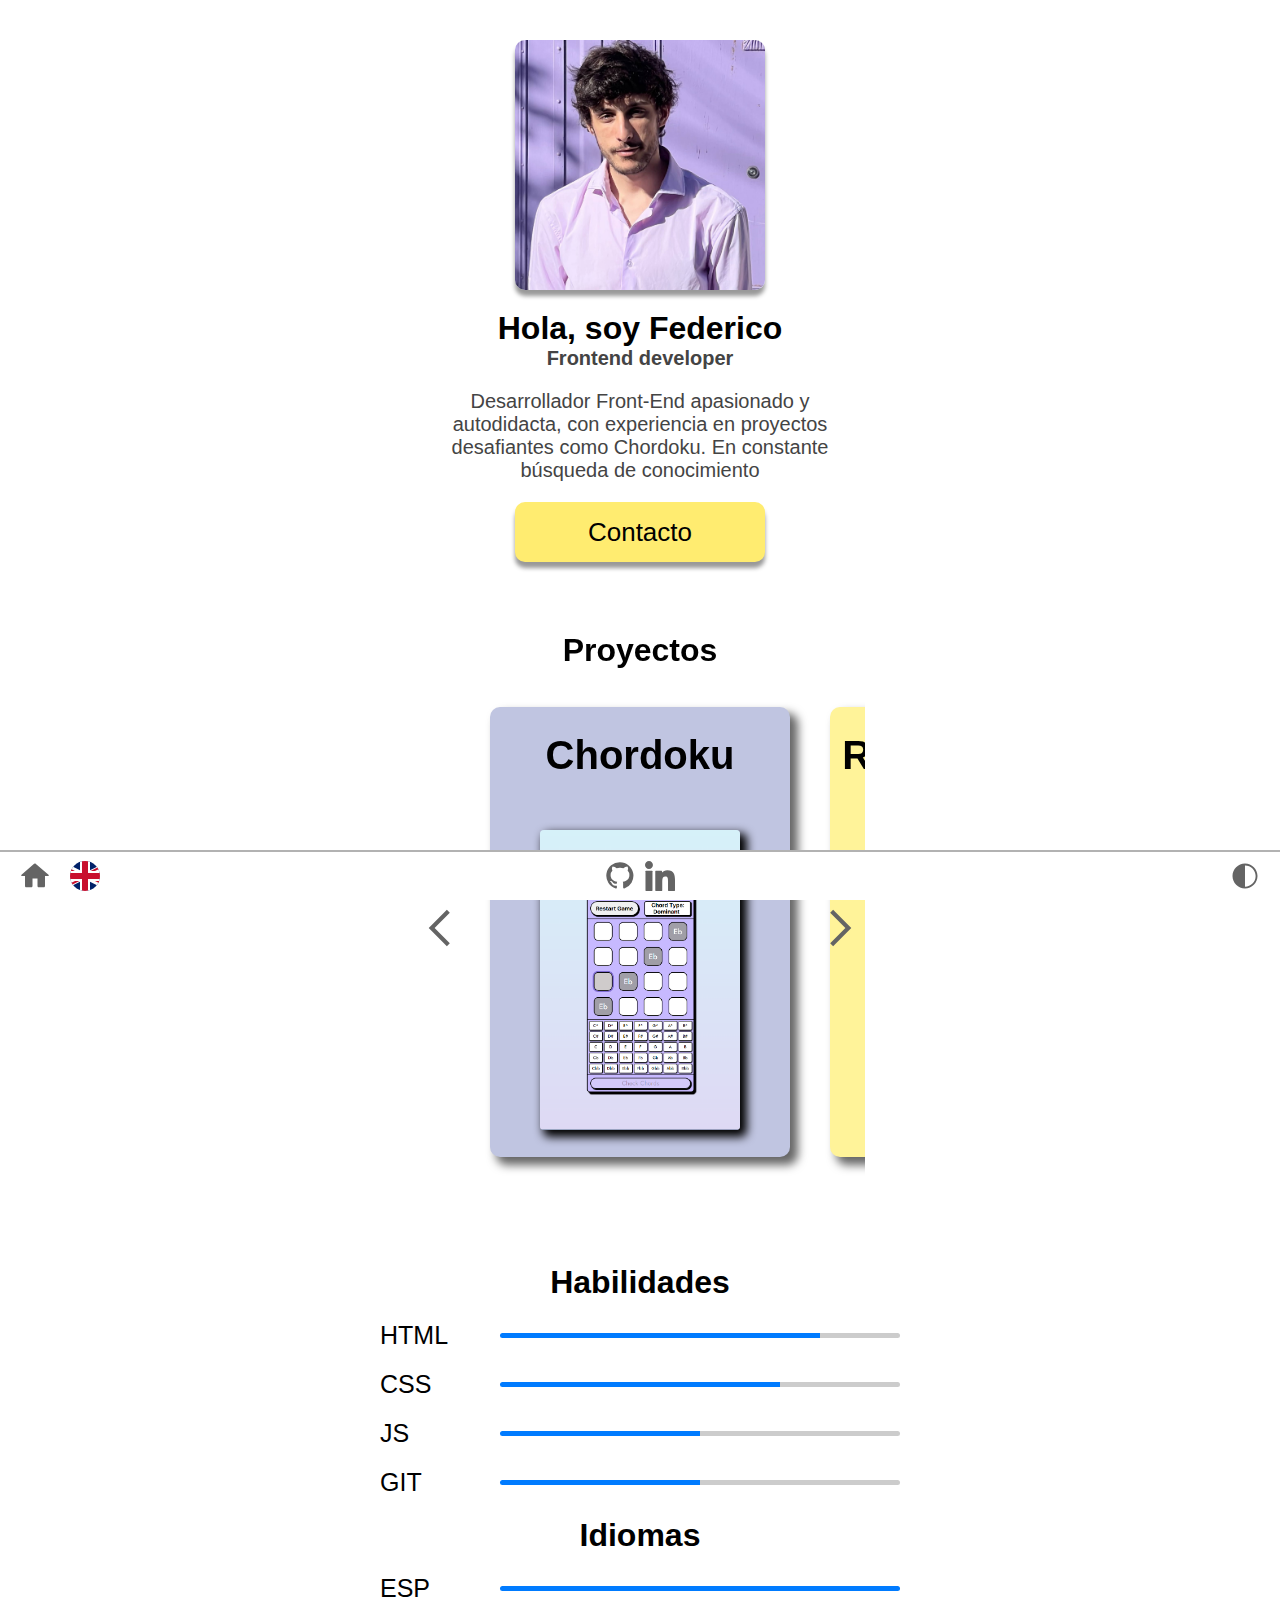
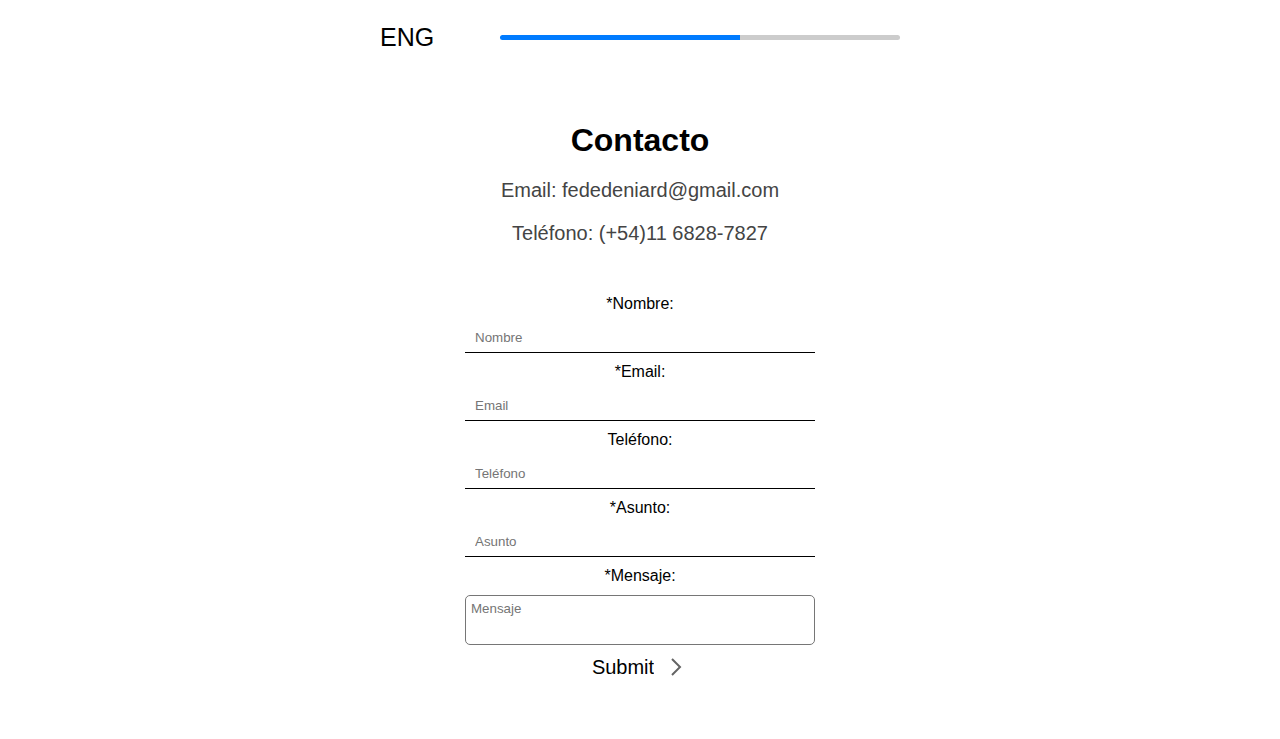
<file: index.html>
<!DOCTYPE html>
<html lang="es">

<head>
    <meta charset="UTF-8">
    <meta name="viewport" content="width=device-width, initial-scale=1.0">
    <title>Federico Deniard</title>
    <link rel="stylesheet" type="text/css" href="styless.css" />
    <link rel="icon" href="./assets/icons/portfolio.svg">
</head>

<body id="body">
    <section class="intro" id="intro">
        <div class="myself">
            <img id="myself-pic" class="pic" src="./assets/me.jpg">
        </div>
        <h1>Hola, soy Federico</h1>
        <h3>Frontend developer</h3>
        <p>Desarrollador Front-End apasionado
            y autodidacta, con experiencia en
            proyectos desafiantes como
            Chordoku. En constante búsqueda de
            conocimiento</p>
        <a class="contact-button button" id="contact-button" href="#contact">Contacto</a>
    </section>
    <section class="projects">
        <h2>Proyectos</h2>
        <div class="cards-container">
            <a class="card Chordoku even" href="https://chord-doku.vercel.app/" target="_blank">
                <h5 class="title cardTitle">Chordoku</h5>
                <img class="image" src="./assets/projects/chordoku.png">
                <p class="text">Chordoku es un videojuego musical que desafía tu destreza armónica. En un tablero de
                    4x4, tu misión es completar el acorde asignado. Sumérgete en esta experiencia única que fusiona la
                    diversión de un juego con la creatividad musical, poniendo a prueba tus habilidades armónicas en
                    cada nivel.
                </p>
            </a>
            <a class="card random-color odd"
                href="https://federicodeniard.github.io/cursojs/pages/random-color/index.html" target="_blank">
                <h5 class="title cardTitle">Random Color</h5>
                <img class="image" src="./assets/projects/randomColor.png">
                <p class="text">Random Color es un proyecto con un botón que genera colores de manera aleatoria
                    al hacer clic. Muestra el color en pantalla de forma inmediata, ofreciendo una experiencia
                    interactiva.</p>
            </a>
            <a class="card fede even" href="https://federicodeniard.github.io/practice-page/pages/index/index.html"
                target="_blank">
                <h5 class="title cardTitle">My page</h5>
                <img class="image" src="./assets/projects/me.jpeg">
                <p class="text">My Page es mi espacio personal en línea, donde comparto videos de mis actuaciones
                    musicales en vivo. Además, tienes acceso exclusivo a las partituras de mis propios arreglos. Explora
                    mi mundo musical a través de interpretaciones en vivo y descubre la música detrás de las partituras.
                </p>
            </a>
            <a class="card select-color odd"
                href="https://federicodeniard.github.io/cursojs/pages/select-color/index.html" target="_blank">
                <h5 class="title cardTitle">RGB selector</h5>
                <img class="image" src="./assets/projects/colorSelector.png">
                <p class="text">RGB Selector es una herramienta interactiva con tres controles deslizantes para los
                    colores Rojo, Verde y Azul. Ajusta estos controles para mezclar colores y crea una amplia gama de
                    tonalidades. El color resultante se muestra en tiempo real como fondo, permitiéndote experimentar y
                    personalizar tus selecciones de color de manera intuitiva.
                </p>
            </a>
            <a class="card notes even" href="https://federicodeniard.github.io/cursojs/pages/random-notes/index.html"
                target="_blank">
                <h5 class="title cardTitle">Quotes</h5>
                <img class="image" src="./assets/projects/quotes.png">
                <p class="text">Quotes es un generador de citas aleatorias de South Park. Con alrededor de 41 frases de
                    varios personajes de la serie, simplemente presiona un botón para recibir una de estas divertidas
                    citas de forma aleatoria. Una manera entretenida de revivir momentos clásicos de la serie.</p>
            </a>
            <a class="card timer odd" href="https://federicodeniard.github.io/cursojs/pages/timer/index.html"
                target="_blank">
                <h5 class="title cardTitle">Chronometer</h5>
                <img class="image" src="./assets/projects/chronometer.png">
                <p class="text">Chronometer es una aplicación simple de cronómetro. Ofrece funcionalidad básica para
                    medir el tiempo, siendo una herramienta directa y eficiente para diversas situaciones.</p>
            </a>
            <a class="card todo even" href="https://federicodeniard.github.io/cursojs/pages/todo/index.html"
                target="_blank">
                <h5 class="title cardTitle">To-do List</h5>
                <img class="image" src="./assets/projects/todo.png">
                <p class="text">To-do List es una aplicación sencilla de lista de tareas. Permite organizar y gestionar
                    tus tareas pendientes de manera fácil y eficiente. Una herramienta práctica para mantenerse
                    organizado en tus actividades diarias.</p>
            </a>

        </div>
        <img class="container-leftarrow" src="./assets/icons/left.svg">
        <img class="container-rightarrow" src="./assets/icons/right.svg">
    </section>
    <section class="skills-container">
        <h2>Habilidades</h2>
        <div class="skills-graph skills">
            <div class="skill">
                <label for="HTML-Skill">HTML</label>
                <input id="HTML-Skill" class="range html" type="range" min="0" max="100" value="80" disabled>
            </div>
            <div class="skill">
                <label for="CSS-Skill">CSS</label>
                <input id="CSS-Skill" class="range css" type="range" min="0" max="100" value="70" disabled>
            </div>
            <div class="skill">
                <label for="JS-Skill">JS</label>
                <input id="JS-Skill" class="range js" type="range" min="0" max="100" value="50" disabled>
            </div>
            <div class="skill">
                <label for="GIT-Skill">GIT</label>
                <input id="GIT-Skill" class="range git" type="range" min="0" max="100" value="50" disabled>
            </div>
        </div>
        <h2>Idiomas</h2>
        <div class="lang-graph skills">
            <div class="skill">
                <label for="ESP-Skill">ESP</label>
                <input id="ESP-Skill" class="range esp" type="range" min="0" max="100" value="100" disabled>
            </div>
            <div class="skill">
                <label for="ENG-Skill">ENG</label>
                <input id="ENG-Skill" class="range eng" type="range" min="0" max="100" value="60" disabled>
            </div>
        </div>
    </section>
    <section class="contact" id="contact">
        <h2>Contacto</h2>
        <div class="contact-info">
            <div class="email">
                <p>Email: fededeniard@gmail.com</p>
            </div>
            <div class="phone">
                <p>Teléfono: (+54)11 6828-7827</p>
            </div>
        </div>
        <form class="contact-form" id="contactform">
            <label for="name">*Nombre:</label>
            <input class="input" type="text" name="Nombre" id="name" placeholder="Nombre" required>
            <label for="email" class="email">*Email:</label>
            <input class="input" type="email" name="Email" id="email" placeholder="Email" required>
            <label for="phone">Teléfono:</label>
            <input class="input" type="tel" name="Teléfono" id="phone" placeholder="Teléfono" pattern="[0-9]*">
            <label for="subject">*Asunto:</label>
            <input class="input" type="text" name="Asunto" id="subject" placeholder="Asunto" required>
            <label for="message">*Mensaje:</label>
            <textarea name="Mensaje" id="message" placeholder="Mensaje" required oninput="autoExpand(this)"></textarea>
            <div class="submit-area">
                <input class="input submit" type="submit" id="submit">
                <label for="submit" id="submit-img" class="submit-img"><img src="./assets/icons/right.svg"></label>
            </div>
        </form>
    </section>
    <footer>
        <div class="home-area">
            <img class="icon" id="home" src="./assets/icons/home.svg">
            <img class="icon flag" id="esp" src="./assets/icons/argentina.svg">
            <img class="icon flag" id="eng" src="./assets/icons/british.svg">
        </div>
        <div class="social-media">
            <img class="icon" id="github" src="./assets/icons/github.svg">
            <img class="icon" id="linkedin" src="./assets/icons/linkedin.svg">
        </div>
        <div>
            <img class="icon" id="theme" src="./assets/icons/theme.svg">
        </div>
    </footer>
    <script src="https://smtpjs.com/v3/smtp.js"></script>
    <script src="index.js"></script>
</body>

</html>
</file>
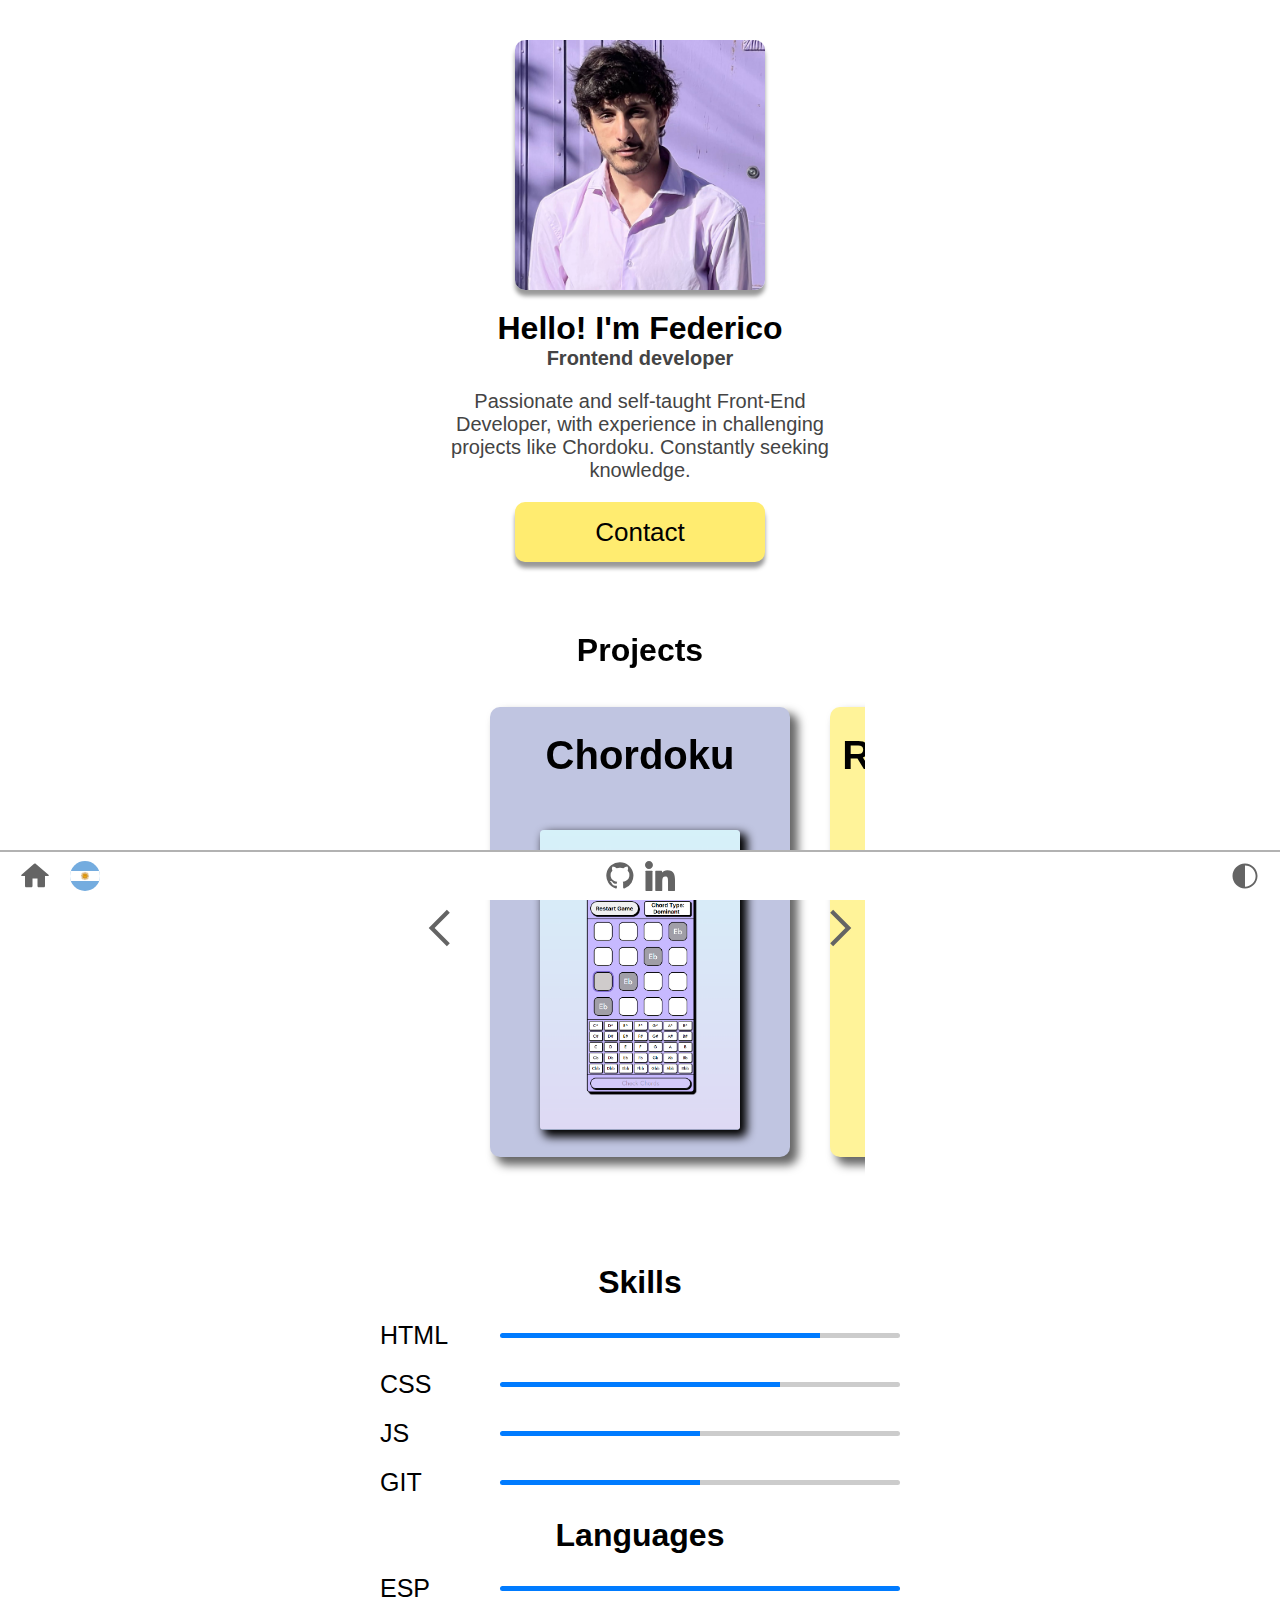
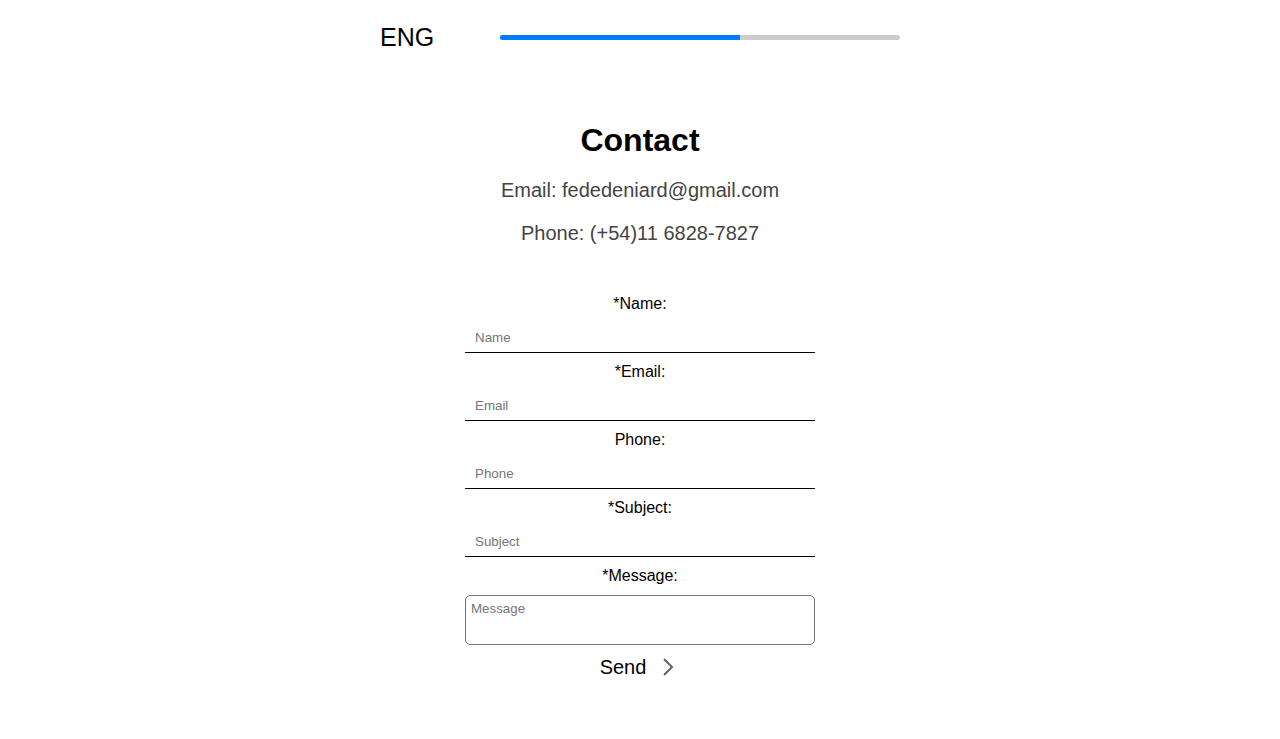
<file: indexEN.html>
<!DOCTYPE html>
<html lang="en">

<head>
    <meta charset="UTF-8">
    <meta name="viewport" content="width=device-width, initial-scale=1.0">
    <title>Federico Deniard</title>
    <link rel="stylesheet" type="text/css" href="styless.css" />
    <link rel="icon" href="./assets/icons/portfolio.svg">
</head>

<body id="body">
    <section class="intro" id="intro">
        <div class="myself">
            <img id="myself-pic" class="pic" src="./assets/me.jpg">
        </div>
        <h1>Hello! I'm Federico</h1>
        <h3>Frontend developer</h3>
        <p>Passionate and self-taught Front-End Developer, with experience in challenging projects like Chordoku.
            Constantly seeking knowledge.</p>
        <a class="contact-button button" id="contact-button" href="#contact">Contact</a>
    </section>
    <section class="projects">
        <h2>Projects</h2>
        <div class="cards-container">
            <a class="card Chordoku even" href="https://chord-doku.vercel.app/" target="_blank">
                <h5 class="title cardTitle">Chordoku</h5>
                <img class="image" src="./assets/projects/chordoku.png">
                <p class="text">Chordoku is a musical video game that challenges your harmonic skills. On a 4x4 board,
                    your mission is to complete the assigned chord. Immerse yourself in this unique experience that
                    blends the fun of a game with musical creativity, testing your harmonic abilities at each level.
                </p>
            </a>
            <a class="card random-color odd"
                href="https://federicodeniard.github.io/cursojs/pages/random-color/index.html" target="_blank">
                <h5 class="title cardTitle">Random Color</h5>
                <img class="image" src="./assets/projects/randomColor.png">
                <p class="text">Random Color is a project with a button that generates colors randomly upon clicking. It
                    displays the color on the screen immediately, providing an interactive experience.</p>
            </a>
            <a class="card fede even" href="https://federicodeniard.github.io/practice-page/pages/index/index.html"
                target="_blank">
                <h5 class="title cardTitle">My page</h5>
                <img class="image" src="./assets/projects/me.jpeg">
                <p class="text">"My Page" is my personal online space where I share videos of my live musical
                    performances. Additionally, you have exclusive access to the sheet music of my own arrangements.
                    Explore my musical world through live performances and discover the music behind the sheet music.
                </p>
            </a>
            <a class="card select-color odd"
                href="https://federicodeniard.github.io/cursojs/pages/select-color/index.html" target="_blank">
                <h5 class="title cardTitle">RGB selector</h5>
                <img class="image" src="./assets/projects/colorSelector.png">
                <p class="text">RGB Selector is an interactive tool with three sliders for the Red, Green, and Blue
                    colors. Adjust these controls to mix colors and create a wide range of shades. The resulting color
                    is displayed in real-time as the background, allowing you to experiment and customize your color
                    selections intuitively.
                </p>
            </a>
            <a class="card notes even" href="https://federicodeniard.github.io/cursojs/pages/random-notes/index.html"
                target="_blank">
                <h5 class="title cardTitle">Quotes</h5>
                <img class="image" src="./assets/projects/quotes.png">
                <p class="text">Quotes is a random South Park quotes generator. With around 41 phrases from various
                    characters in
                    the series, simply press a button to receive one of these amusing quotes randomly. An entertaining
                    way to relive classic moments from the show.</p>
            </a>
            <a class="card timer odd" href="https://federicodeniard.github.io/cursojs/pages/timer/index.html"
                target="_blank">
                <h5 class="title cardTitle">Chronometer</h5>
                <img class="image" src="./assets/projects/chronometer.png">
                <p class="text">Chronometer is a simple stopwatch application. It provides basic functionality for
                    measuring time,
                    serving as a straightforward and efficient tool for various situations.</p>
            </a>
            <a class="card todo even" href="https://federicodeniard.github.io/cursojs/pages/todo/index.html"
                target="_blank">
                <h5 class="title cardTitle">To-do List</h5>
                <img class="image" src="./assets/projects/todo.png">
                <p class="text">To-do List is a simple task list application. It allows you to organize and manage your
                    pending
                    tasks easily and efficiently. A practical tool to stay organized in your daily activities.</p>
            </a>

        </div>
        <img class="container-leftarrow" src="./assets/icons/left.svg">
        <img class="container-rightarrow" src="./assets/icons/right.svg">
    </section>
    <section class="skills-container">
        <h2>Skills</h2>
        <div class="skills-graph skills">
            <div class="skill">
                <label for="HTML-Skill">HTML</label>
                <input id="HTML-Skill" class="range html" type="range" min="0" max="100" value="80" disabled>
            </div>
            <div class="skill">
                <label for="CSS-Skill">CSS</label>
                <input id="CSS-Skill" class="range css" type="range" min="0" max="100" value="70" disabled>
            </div>
            <div class="skill">
                <label for="JS-Skill">JS</label>
                <input id="JS-Skill" class="range js" type="range" min="0" max="100" value="50" disabled>
            </div>
            <div class="skill">
                <label for="GIT-Skill">GIT</label>
                <input id="GIT-Skill" class="range git" type="range" min="0" max="100" value="50" disabled>
            </div>
        </div>
        <h2>Languages</h2>
        <div class="lang-graph skills">
            <div class="skill">
                <label for="ESP-Skill">ESP</label>
                <input id="ESP-Skill" class="range esp" type="range" min="0" max="100" value="100" disabled>
            </div>
            <div class="skill">
                <label for="ENG-Skill">ENG</label>
                <input id="ENG-Skill" class="range eng" type="range" min="0" max="100" value="60" disabled>
            </div>
        </div>
    </section>
    <section class="contact" id="contact">
        <h2>Contact</h2>
        <div class="contact-info">
            <div class="email">
                <p>Email: fededeniard@gmail.com</p>
            </div>
            <div class="phone">
                <p>Phone: (+54)11 6828-7827</p>
            </div>
        </div>
        <form class="contact-form" id="contactform">
            <label for="name">*Name:</label>
            <input class="input" type="text" name="Nombre" id="name" placeholder="Name" required>
            <label for="email" class="email">*Email:</label>
            <input class="input" type="email" name="Email" id="email" placeholder="Email" required>
            <label for="phone">Phone:</label>
            <input class="input" type="tel" name="Teléfono" id="phone" placeholder="Phone" pattern="[0-9]*">
            <label for="subject">*Subject:</label>
            <input class="input" type="text" name="Asunto" id="subject" placeholder="Subject" required>
            <label for="message">*Message:</label>
            <textarea name="Mensaje" id="message" placeholder="Message" required oninput="autoExpand(this)"></textarea>
            <div class="submit-area">
                <input class="input submit" type="submit" id="submit" value="Send">
                <label for="submit" id="submit-img" class="submit-img"><img src="./assets/icons/right.svg"></label>
            </div>
        </form>
    </section>
    <footer>
        <div class="home-area">
            <img class="icon" id="home" src="./assets/icons/home.svg">
            <img class="icon flag" id="esp" src="./assets/icons/argentina.svg">
            <img class="icon flag" id="eng" src="./assets/icons/british.svg">
        </div>
        <div class="social-media">
            <img class="icon" id="github" src="./assets/icons/github.svg">
            <img class="icon" id="linkedin" src="./assets/icons/linkedin.svg">
        </div>
        <div>
            <img class="icon" id="theme" src="./assets/icons/theme.svg">
        </div>
    </footer>
    <script src="https://smtpjs.com/v3/smtp.js"></script>
    <script src="index.js"></script>
</body>

</html>
</file>
<file: styless.css>
* {
  margin: 0;
  padding: 0;
  box-sizing: border-box;
  font-family: Helvetica;
  user-select: none;
  transition: all 0.3s ease;
  -webkit-transition: all 0.3s ease;
  -moz-transition: all 0.3s ease;
  -webkit-tap-highlight-color: transparent;
  scroll-behavior: smooth;
}

body {
  display: flex;
  flex-direction: column;
  align-items: center;
  width: 100%;
  gap: 50px;
}

section {
  display: flex;
  flex-direction: column;
  align-items: center;
  width: 100%;
}

/* Intro */

.myself {
  width: 250px;
  height: 250px;
  margin-top: 40px;
  /* TODO */
}

.myself img {
  object-fit: cover;
  object-position: 0% 10%;
  width: 100%;
  height: 100%;
  border-radius: 10px;
}

.pic {
  box-shadow: 0px 6px 4px 0px #999;
}

h1 {
  margin-top: 20px;
  font-size: 32px;
}

h3 {
  color: #444;
  font-size: 20px;
}

p {
  text-align: center;
  max-width: 90%;
  margin-top: 20px;
  font-size: 20px;
  color: #444;
}

.button {
  margin-top: 20px;
  height: 60px;
  width: 250px;
  border-radius: 10px;
  font-size: 26px;
  background-color: #ffec70;
  box-shadow: 0px 6px 4px 0px #999;
  color: #000;
  text-decoration: none;
  display: flex;
  align-items: center;
  justify-content: center;
}

.button:active {
  transform: scale(0.95);
  box-shadow: none;
}

h2 {
  margin-top: 20px;
  font-size: 32px;
}

/* Projects */

.projects {
  scroll-snap-type: x mandatory;
  overflow-x: hidden;
  will-change: transform;
  -ms-scroll-snap-type: mandatory;
  -webkit-overflow-scrolling: touch;
  position: relative;
}

.card {
  width: 300px;
  height: 450px;
  display: flex;
  flex-direction: column;
  text-decoration: none;
  color: #000;
  box-shadow: 7px 7px 10px 1px #666;
  border-radius: 10px;
  margin: 20px;
  position: relative;
  user-select: none;
  scroll-snap-align: none;
  display: inline-flex;
  flex-grow: 0;
  flex-shrink: 0;
}

.card:first-child {
  margin-left: 80px;
}

.card:last-child {
  margin-right: 80px;
}

.card:focus {
  outline: none;
}

.card h5 {
  margin: auto;
  font-size: 40px;
}

.card img {
  margin: auto;
  box-shadow: 5px 5px 10px 2px #000;
  border-radius: 4px;
  height: 300px;
  width: 200px;
  object-fit: cover;
}

.card p {
  position: absolute;
  height: fit-content;
  width: fit-content;
  text-wrap: wrap;
  top: 18%;
  left: 0;
  right: 0;
  margin: auto;
  opacity: 0;
  font-size: 18px;
  font-weight: 400;
  text-shadow: .5px .5px rgba(255, 255, 255, .2);
  color: #000;
}

.even {
  background-color: #c0c5e1;
}

.odd {
  background-color: #fff399;
}

.cards-container {
  width: fit-content;
  max-width: 450px;
  height: fit-content;
  scroll-snap-type: x mandatory;
  white-space: nowrap;
  overflow-x: scroll;
  display: flex;
  scroll-behavior: smooth;
}

::-webkit-scrollbar,
::-webkit-scrollbar-track {
  position: absolute;
  top: -10000000px;
}

.container-leftarrow,
.container-rightarrow {
  display: none;
}

.cards-container::-webkit-scrollbar-thumb {
  border-radius: 8px;
  /* Radio de las esquinas del slider del scrollbar en navegadores WebKit */
}

/* Projects touch */

.touch img {
  transform: perspective(250px) rotateX(10deg) translateY(-5%) translateZ(0);

  opacity: 0.5;
  box-shadow: none;
  border: 2px solid #000;
}

.touch .cardTitle {
  font-size: 42px;
}

.touch .text {
  opacity: 1;
  transform: translateY(10%);
}

/* Skills */

.skills-container {
  max-width: 600px;
}

.skills {
  margin-top: 20px;
  width: 100%;
  display: flex;
  flex-direction: column;
  justify-content: center;
  gap: 20px;
  padding: 0px 20px;
}

.skill {
  font-size: 25px;
  display: flex;
  align-items: center;
  gap: 5px;
  padding: 0px 20px;
}

.skill input {
  margin-left: auto;
}

.range:disabled {
  max-width: 400px;
  appearance: none;
  height: 5px;
  border-radius: 100px;
  width: 50vw;
}

.range:disabled::-webkit-slider-thumb {
  appearance: none;
}

.html:disabled {
  background: linear-gradient(to right,
      #007bff 0%,
      #007bff var(--value, 80%),
      #ccc var(--value, 80%),
      #ccc 100%);
}

.css:disabled {
  background: linear-gradient(to right,
      #007bff 0%,
      #007bff var(--value, 70%),
      #ccc var(--value, 70%),
      #ccc 100%);
}

.js:disabled {
  background: linear-gradient(to right,
      #007bff 0%,
      #007bff var(--value, 50%),
      #ccc var(--value, 50%),
      #ccc 100%);
}

.git:disabled {
  background: linear-gradient(to right,
      #007bff 0%,
      #007bff var(--value, 50%),
      #ccc var(--value, 50%),
      #ccc 100%);
}

/* Languages */

.esp:disabled {
  background: linear-gradient(to right,
      #007bff 0%,
      #007bff var(--value, 100%),
      #ccc var(--value, 100%),
      #ccc 100%);
}

.eng:disabled {
  background: linear-gradient(to right,
      #007bff 0%,
      #007bff var(--value, 60%),
      #ccc var(--value, 60%),
      #ccc 60%);
}

/* Contact */

.contact-info {
  width: 100%;
  display: flex;
  flex-direction: column;
}

.email,
.phone {
  display: flex;
  justify-content: center;
  gap: 5px;
}

.email p,
.phone p {
  user-select: text;
}

.contact {
  margin-bottom: 60px;
}

.contact-form {
  display: flex;
  flex-direction: column;
  align-items: center;
  width: 80%;
  max-width: 600px;
  padding: 0px 10px;
  gap: 10px;
  margin-top: 50px;
}

.contact-form .input {
  border: none;
  border-bottom: 1px solid #000;
  width: 100%;
  max-width: 350px;
  padding: 0px 10px;
  height: 30px;
  background-color: transparent;
}

#message {
  width: 100%;
  max-width: 350px;
  min-height: 50px;
  height: auto;
  resize: none;
  padding: 5px;
  overflow: hidden;
  transition: 0s;
  background-color: transparent;
  border-radius: 5px;
}

.submit-area {
  display: flex;
  justify-content: center;
  width: 80%;
  align-items: center;
  gap: 10px;
}

#submit {
  border: none;
  padding: 0;
  width: fit-content;
  max-width: fit-content;
  height: fit-content;
}

.submit {
  width: fit-content;
  font-size: 20px;
  cursor: pointer;
  background-color: transparent;
  border: none;
}

.submit-img {
  cursor: pointer;
  font-size: 20px;
  display: flex;
  align-items: center;
}

.dark-submit {
  color: white;
}

/* Footer */

footer {
  height: 50px;
  width: 100vw;
  border-top: 2px solid rgba(0, 0, 0, 0.3);
  display: flex;
  align-items: center;
  padding: 0px 20px;
  justify-content: space-between;
  bottom: 0;
  position: fixed;
  background-color: #fff;
}

footer div {
  width: 100px;
}

footer div:last-child {
  display: flex;
  justify-content: end;
}

.social-media {
  display: flex;
  gap: 10px;
  justify-content: center;
}

.icon {
  height: 30px;
  width: 30px;
}

.home-area {
  display: flex;
  align-items: center;
  justify-content: start;
  gap: 20px;
}

#esp,
#eng {
  object-fit: cover;
  border-radius: 100%;
}




/*  Dark Theme */

.dark-body {
  background-color: rgba(0, 0, 0, 0.8);
}

.dark-footer {
  background-color: rgba(50, 50, 50, 1);
}

.dark-cards {
  box-shadow: 7px 7px 10px 1px rgba(0, 0, 0, 1);
}

.dark-even {
  background-color: #727792;
}

.dark-odd {
  background-color: #a0a070;
}

.dark-h1,
.dark-h2,
.dark-label {
  color: rgba(255, 255, 255, 0.9);
}

.dark-h3 {
  color: rgba(255, 255, 255, 0.6);
}

.dark-p {
  color: rgba(190, 190, 190, 0.7);
}

.dark-image,
.dark-button {
  box-shadow: 0px 6px 4px 0px rgba(0, 0, 0, 1);
  background-color: #b3a033;
}

.dark-input {
  color: rgba(140, 140, 140, 1);
}

/* Desktop */
@media only screen and (min-width: 767px) {
  body {
    overflow-x: hidden;
  }

  .intro p {
    max-width: 400px;
  }

  .projects {
    width: fit-content;
  }

  .cards-container {
    height: 525px;
    display: flex;
    align-items: center;
  }

  .card {
    scroll-snap-align: center;
  }

  .card:hover {
    box-shadow: none;
    outline: 4px solid #ffcd28;
    transform: scale3d(1.1, 1.1, 0.3);
    -webkit-transform: scale3d(1.1, 1.1, 0.3);
    -moz-transform: scale3d(1.1, 1.1, 0.3);
    z-index: 100;
  }

  .card:hover img {
    transform: perspective(250px) rotateX(10deg) translateY(-5%) translateZ(0);

    opacity: 0.5;
    box-shadow: none;
    border: 2px solid #000;
  }

  .card:hover .cardTitle {
    font-size: 42px;
  }

  .card:hover .text {
    opacity: 1;
    transform: translateY(10%);
  }

  .icon {
    cursor: pointer;
  }

  .container-leftarrow,
  .container-rightarrow {
    position: absolute;
    z-index: 200;
    height: 50px;
    cursor: pointer;
    display: initial;
  }

  .container-leftarrow:hover,
  .container-rightarrow:hover {
    transform: scale3d(1.2, 1.2, 1);
  }

  .container-leftarrow {
    left: 0%;
    top: 50%;
  }

  .container-rightarrow {
    right: 0%;
    top: 50%;
  }
}
</file>
